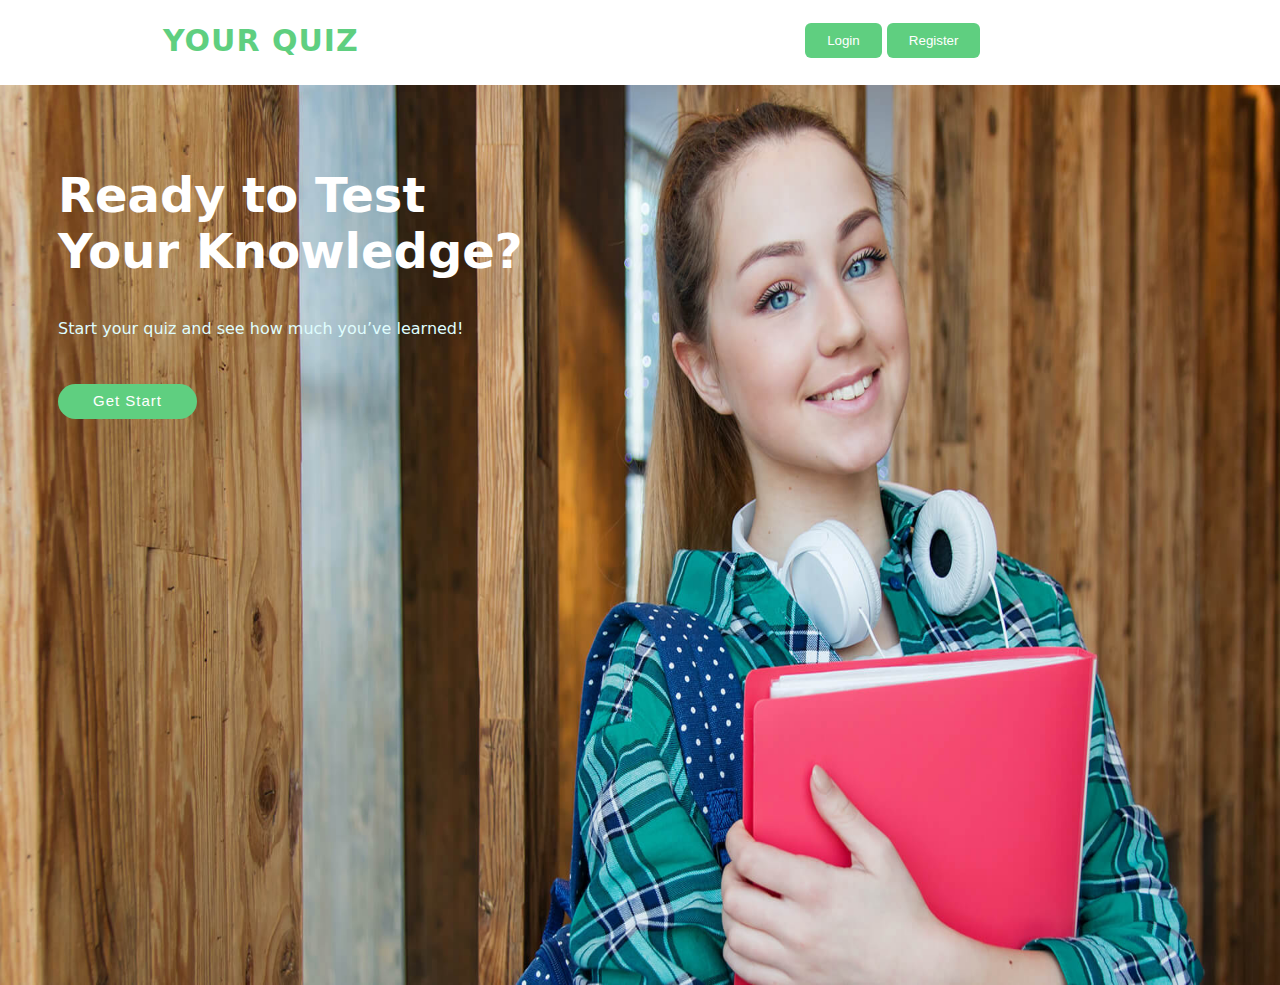
<file: index.html>
<!DOCTYPE html>
<html lang="en">
<head>
    <meta charset="UTF-8">
    <meta name="viewport" content="width=device-width, initial-scale=1.0">
    <title>InterFace Page</title>
    <link rel="stylesheet" href="style.css">
</head>
<body>
    <div class="nav">
        <div class="h2">Your Quiz</div>
        <div class="btn-2" id="userSection">
        <a href="login.html" id="loginLink"><button class="btn">Login</button></a>
        <a href="register.html" id="registerLink"><button class="btn">Register</button></a>
        <span id="show_name" style="display: none;"></span>
        <button id="logoutBtn" class="btn" style="display: none;">Logout</button>
</div>
    </div>
    <div class="interface">
        <img src="images/hero-bg.jpg" alt="">
        <div class="txt">
            <h2>Ready to Test <br>
                Your Knowledge?</h2>
            <p>Start your quiz and see how much you’ve learned!</p>
            <button id="getquizbtn">Get Start</button>
        </div>
        
    </div>
    <script src="validation.js"></script>
    
</body>
</html>
</file>
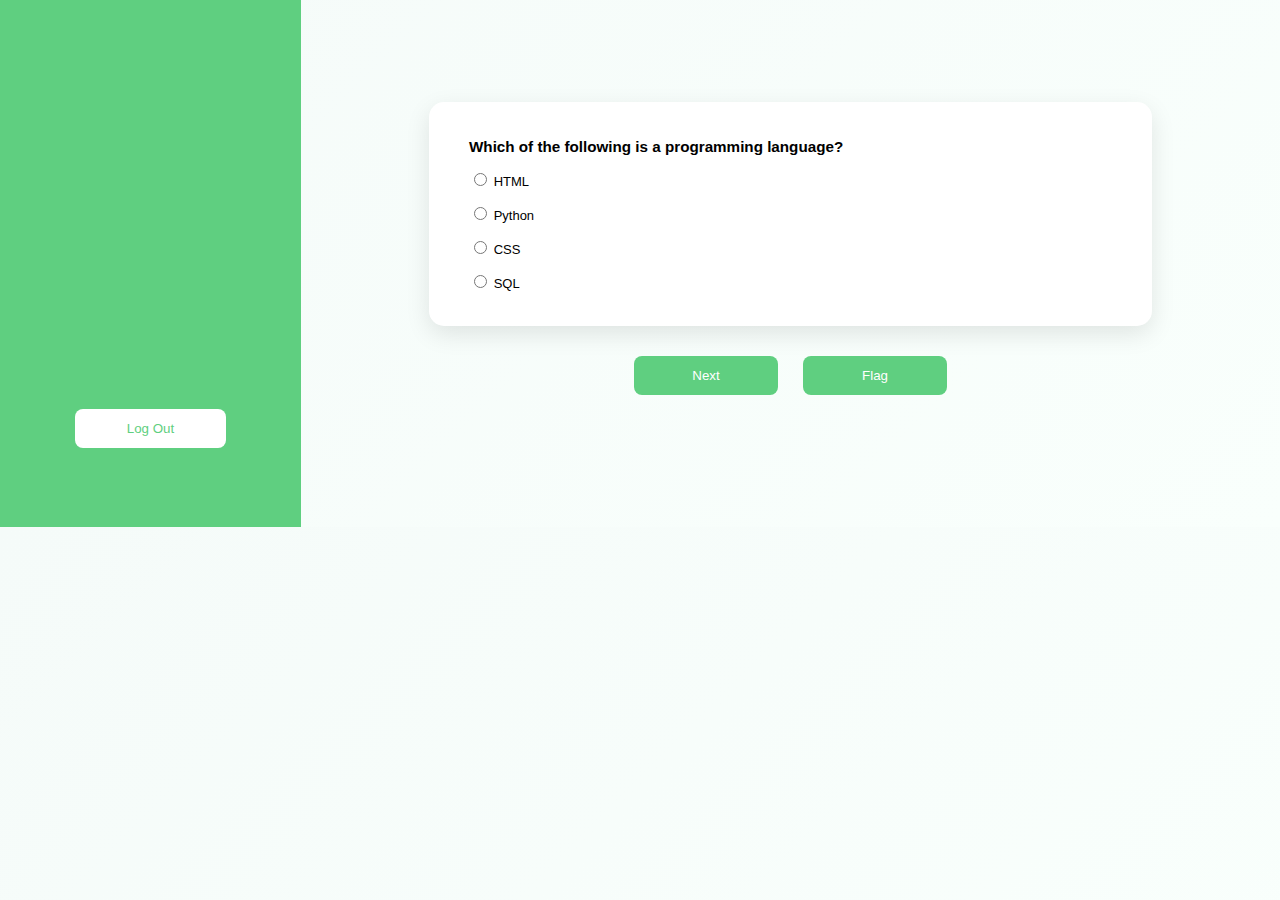
<file: ExamPage.html>
<!DOCTYPE html>
<html lang="en">
<head>
    <meta charset="UTF-8">
    <meta name="viewport" content="width=device-width, initial-scale=1.0">
    <title>Exam Page</title>
    <link rel="stylesheet" href="ExamPage.css">
</head>
<body>
    <div class="container">
       <div class="sidebar" id="sidebar">


        
            <button class="logout">Log Out</button>
       
       </div>

        <div class="content">
            <div class="timeline-container">
                <div class="timeline"></div>
            </div>
            <div class="question">
                <h3 id="questionTitle"></h3>
                <input type="radio" id="answer_1" name="questions" onclick="saveStudentAnswer()" >
                <label for="answer_1"></label><br><br>
                <input type="radio" id="answer_2" name="questions" onclick="saveStudentAnswer()" > 
                <label for="answer_2"></label><br><br>
                <input type="radio" id="answer_3" name="questions" onclick="saveStudentAnswer()" >
                <label for="answer_3"></label><br><br>
                <input type="radio" id="answer_4" name="questions" onclick="saveStudentAnswer()" >
                <label for="answer_4"></label><br><br>
            </div>
            <form  id="examForm" onsubmit="calculateScore(event)" >
                <div class="buttons">
                <button type="button" id="previousBtn" class="previous" onclick="previousQuestion()">Previous</button>
                <button type="button" id="nextBtn" class="next" onclick="nextQuestion()">Next</button>
                <button type="button" class="flag" onclick="flagedQuestions()">Flag</button>
                <button type="submit" id="submitBtn" class="submit">Submit</button>
            </div>
        </form>
            
    </div>
    
    <script src="exam.js"></script>
</body>
</html>
</file>
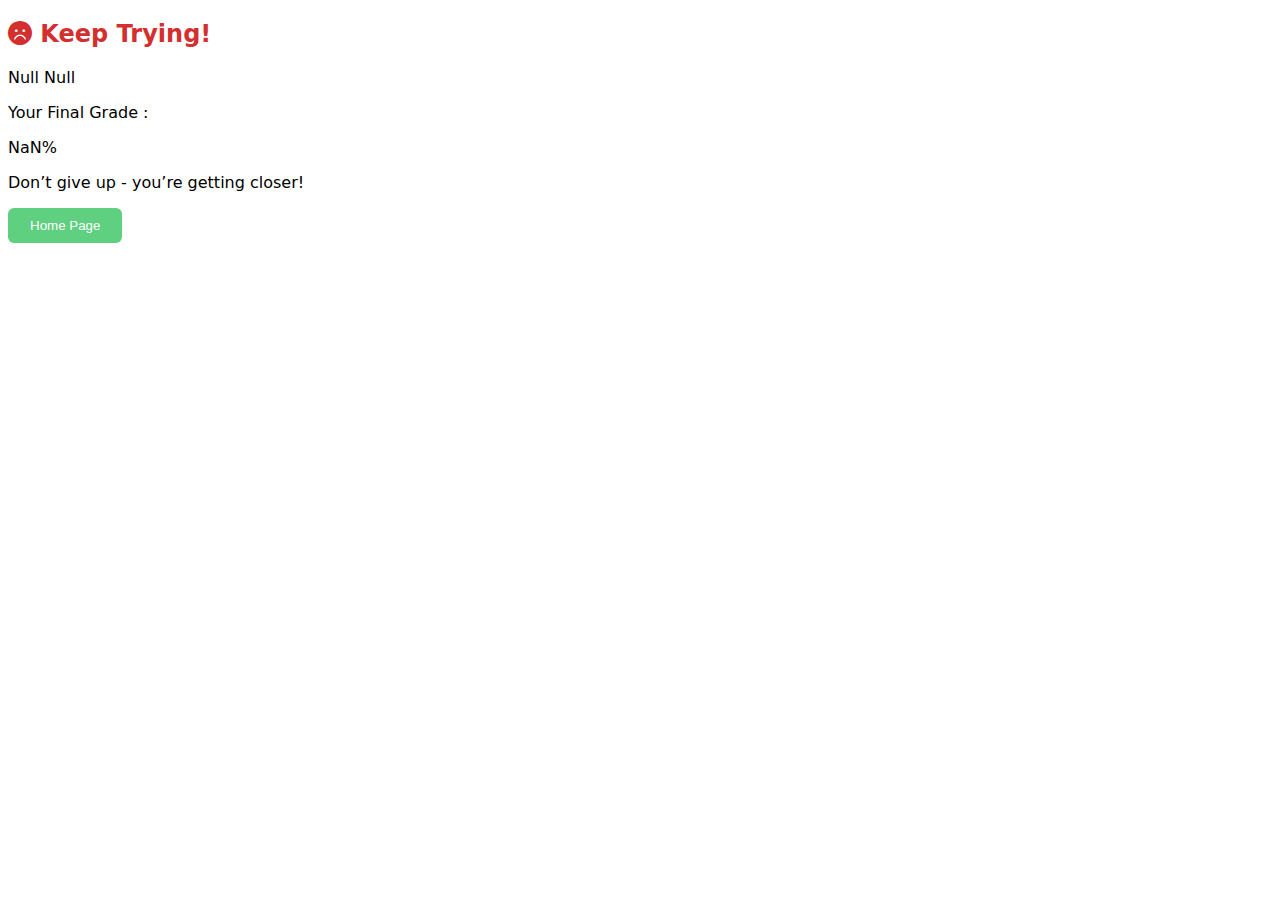
<file: gradePage.html>
<!DOCTYPE html>
<html lang="en">
<head>
    <meta charset="UTF-8">
    <meta name="viewport" content="width=device-width, initial-scale=1.0">
    <title>Your Grade</title>
    <link rel="stylesheet" href="style.css">
    <link rel="stylesheet" href="https://cdnjs.cloudflare.com/ajax/libs/font-awesome/6.5.0/css/all.min.css">

</head>
<body class="login-page">
    <div class="grade-container">
        <h2 id="grade_text"></h2>
        <p class="student-name" id="student-name" style="text-transform: capitalize;"></p>
        <p class="text">Your Final Grade :</p>
        <div class="grade-box" id="student_grade"></div>
        <p id="grade_Last_text" class="last_text"></p>
        <a href="index.html" style="text-decoration: none;"> <button class="return" id="return_button">Home Page</button></a>

    </div>
    <script src="grade.js"></script>
</body>
</html>
</file>
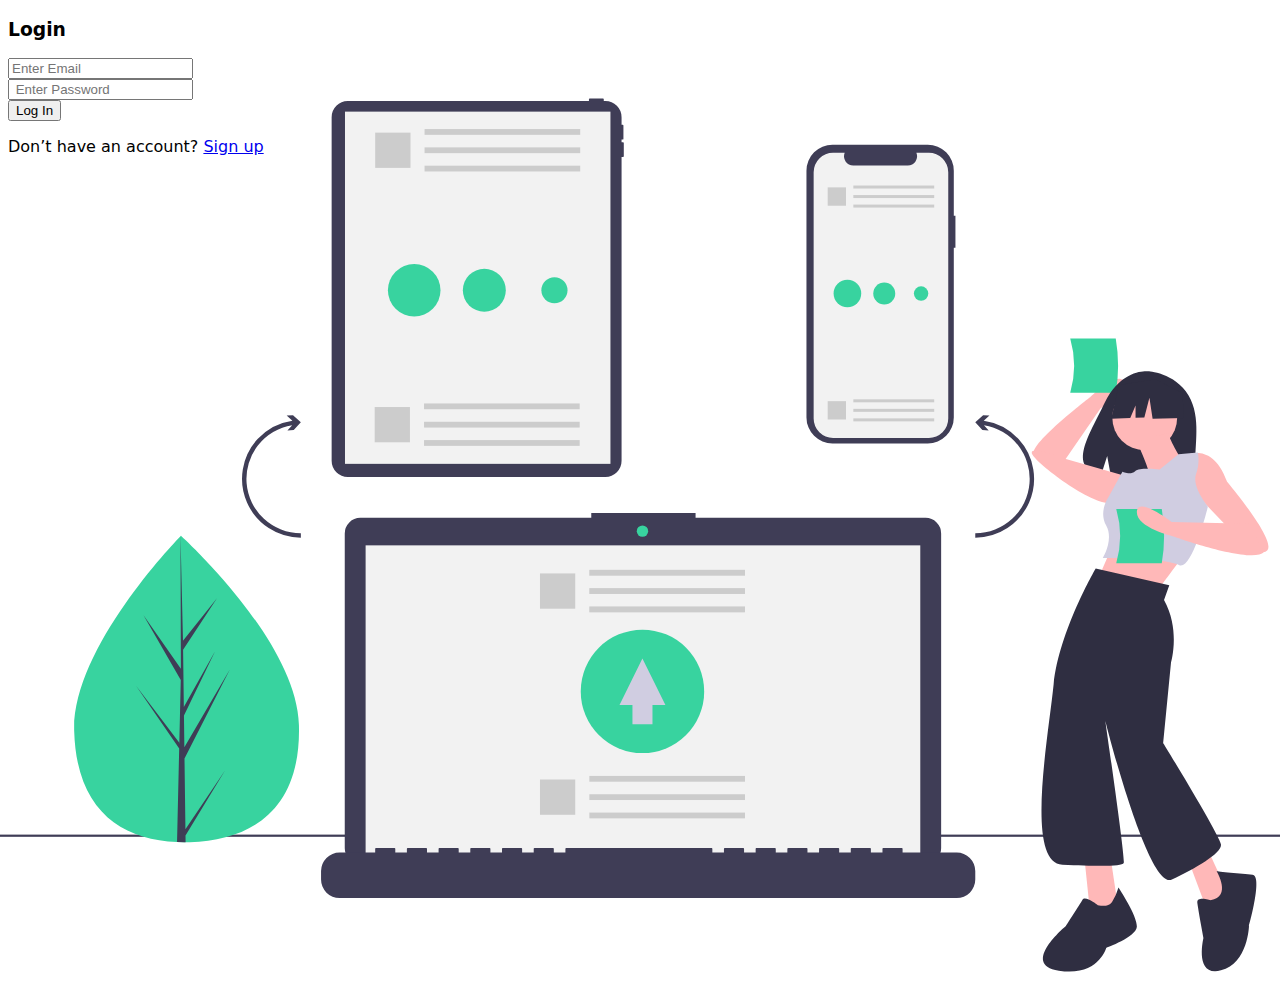
<file: login.html>
<!DOCTYPE html>
<html lang="en">
<head>
    <meta charset="UTF-8">
    <meta name="viewport" content="width=device-width, initial-scale=1.0">
    <title>Login</title>
    <link rel="stylesheet" href="style.css">

</head>
<body class="login-page">
        <div class="img">
            <img src="images/undraw_file_sync_ot38.svg" alt="">
        </div>
        <div class="login-container">
            <h3>Login</h3>
            <form action="index.html" method="GET" onsubmit= "return LoginValidateForm(event)">

            <input type="text" name="login" id="email-input" class="login-input" placeholder="Enter Email" oninput="validateInput()">
            
            <div id="validationMessage" class="validation-message"></div>
            <input type="password" name="login" id="password-input" class="login-input" placeholder=" Enter Password" oninput="passValidateInput()"> 
           
            <div id="passValidationMessage" class="validation-message"></div>
            <input type="submit" name="submit" value="Log In" id="" class="login-button">
            <div id="loginValidationMessage" class="validation-message"></div>

            
            <p class="register-link">Don’t have an account? <a href="register.html">Sign up</a></p>
            </form>
        </div>
    <script src="validation.js"></script>
</body>
</html>
</file>
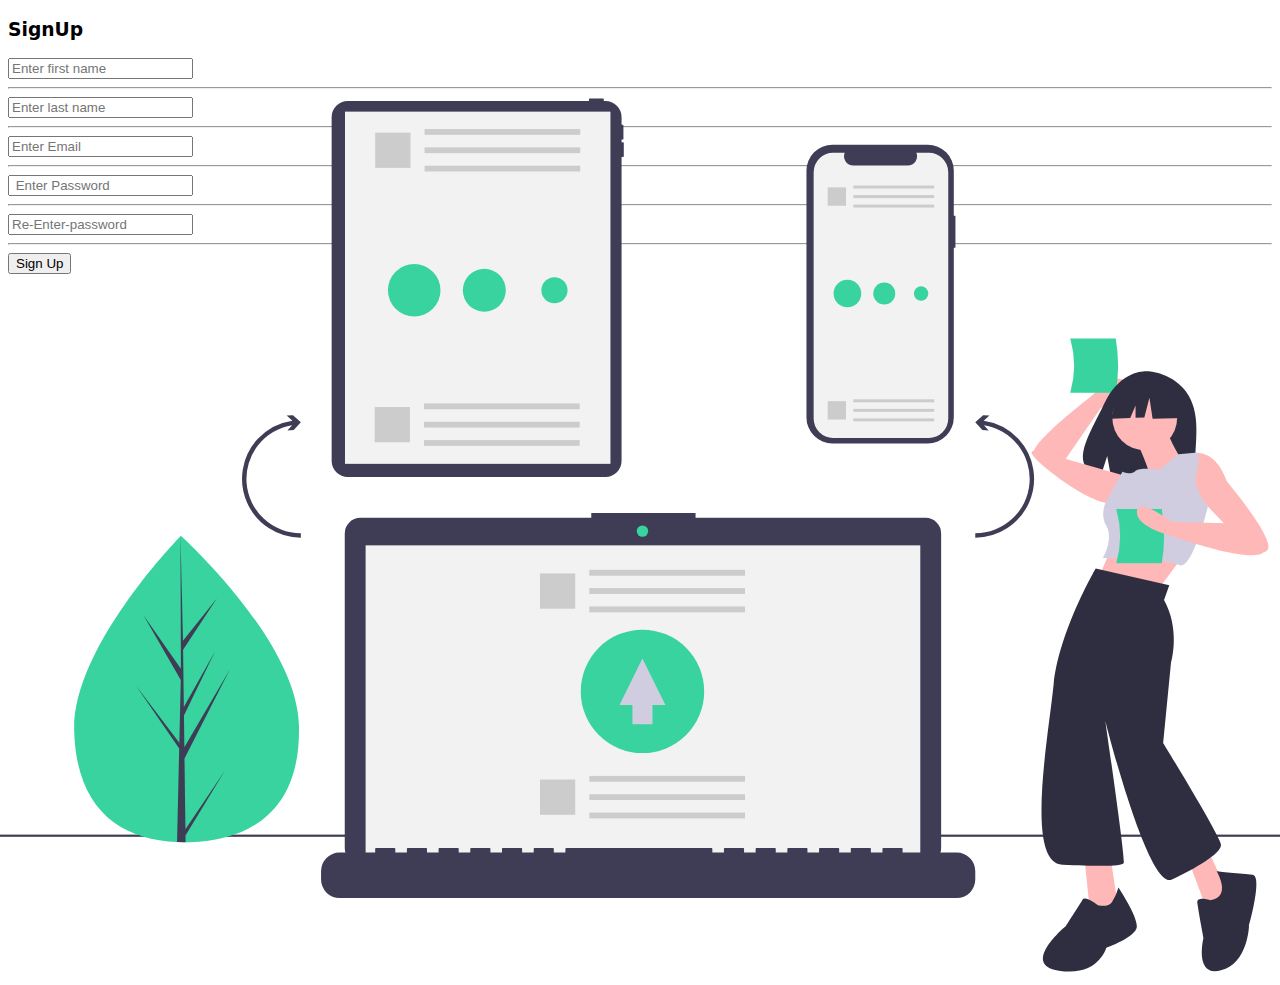
<file: register.html>
<!DOCTYPE html>
<html lang="en">
<head>
    <meta charset="UTF-8">
    <meta name="viewport" content="width=device-width, initial-scale=1.0">
    <title>register</title>
    <link rel="stylesheet" href="style.css">
</head>
<body class="login-page">
     <div class="img">
            <img src="images/undraw_file_sync_ot38.svg" alt="">
        </div>
    
        <div class="login-container">
            <h3>SignUp</h3>
           
            <form action="Interface_Page.html" method="GET" onsubmit="return validateForm(event)">
             
                <input type="text" name="f-name" id="f-name" class="login-input" placeholder="Enter first name" oninput="fnameValidateInput()"> <hr>
                <div id="fnameValidationMessage" class="validation-message"></div>
                <input type="text" name="l-name" id="l-name" class="login-input" placeholder="Enter last name" oninput="lnameValidateInput()"> <hr>
                <div id="lnameValidationMessage" class="validation-message"></div>
                <input type="text" name="login" id="email-input" class="login-input" placeholder="Enter Email" oninput="validateInput()">
                <hr>
                <div id="validationMessage" class="validation-message"></div>
                <input type="password" name="login" id="password-input" class="login-input" placeholder=" Enter Password" oninput="passValidateInput()"> 
                <hr>
                <div id="passValidationMessage" class="validation-message"></div>
                <input type="password" name="login" id="re-password-input" class="login-input" placeholder="Re-Enter-password" oninput="rePassValidateInput()"> <hr>
                <div id="repassValidationMessage" class="validation-message"></div>
                <input type="submit" name="submit" value="Sign Up" id="" class="login-button">
            </form>
        </div>
    <script src="validation.js"></script>
</body>
</html>
</file>
<file: style.css>
body{
   font-family: system-ui;
}
.nav{
    /* background-color:whitesmoke; */
    width: 100%;
    display: inline-block;
    position: relative;
    z-index: 1;
    background-color:#fff;
}
.h2{
    width: 40%;
    font-size: 25px;
    font-weight: bold;
    position: absolute;
    text-align: center;
    font-weight: 700;
    font-size: 30px;
    margin: 0;
    letter-spacing: 1px;
    text-transform: uppercase;
    color: #5fcf80;
}
.btn-2{
    width: 60%;
    position: absolute;
    right: 0;
    text-align: center;
}
button{
     padding: 10px 22px;
  border-radius: 6px;
  border: none;
  color: #fff;
  cursor: pointer;
  background-color: #5fcf80;
}
img{
    position: absolute;
    inset: 0;
    display: block;
    width: 100%;
    height: 100%;
    background-size: contain;
    top:85px;
  
    
   
}
.txt{
    /* text-align: center; */
    padding: 100px 50px;
    position: absolute;
    
}
.txt h2{
    font-size: 48px;
    font-weight: 700;
    color: #fff;
   /* font-family: system-ui; */
}
.txt p{
    font-family: system-ui;
    color: #dffdfe;
}
.txt button{
    font-weight: 500;
    font-size: 15px;
    letter-spacing: 1px;
    display: inline-block;
    padding: 8px 35px 10px 35px;
    border-radius: 50px;
    transition: 0.4s;
    margin-top: 30px;
    border: 2px solid none

}
</file>
<file: ExamPage.css>
body{
    background: linear-gradient(135deg, #f5fbf9, #f9fffc);
     font-family: 'Gill Sans', 'Gill Sans MT', Calibri, 'Trebuchet MS', sans-serif;

    margin: 0;
}
.container{
    width: 100%;
    display: flex;
}
.sidebar{

    background-color: #5fcf80;
    width: 20%;
    text-align: center;
    padding: 30px;
    color: white;
    position: relative;
    
    
}

 .logout{
    position: absolute;
    width: 50%;
    left: 25%;
    bottom: 15%;
    background-color: white;
       color: #5fcf80;
    border: none;
    padding: 12px;
    border-radius: 8px;
    cursor: pointer;
    transition: 0.3s;
     font-family: 'Gill Sans', 'Gill Sans MT', Calibri, 'Trebuchet MS', sans-serif;
   
}
.content{
    width: 60%;
    margin: 8% 10%  ;
 
    
}
.question {
   background-color: #ffffff;
    padding: 20px 40px;
    font-size: 13px;
    box-shadow: 0 8px 25px rgba(0, 0, 0, 0.1);
    border-radius: 15px;
    font-family: 'Gill Sans', 'Gill Sans MT', Calibri, 'Trebuchet MS', sans-serif;
}
.buttons{
   text-align: center;
}
.buttons button{
     background-color: #5fcf80;
     width: 20%;
     margin: 30px 10px ;
    color: #fff;
    border: none;
    padding: 12px;
    border-radius: 8px;
    cursor: pointer;
    transition: 0.3s;
     font-family: 'Gill Sans', 'Gill Sans MT', Calibri, 'Trebuchet MS', sans-serif;

}
.marked{
    cursor: pointer;
    display: block;
    padding: 15px;
}
</file>
